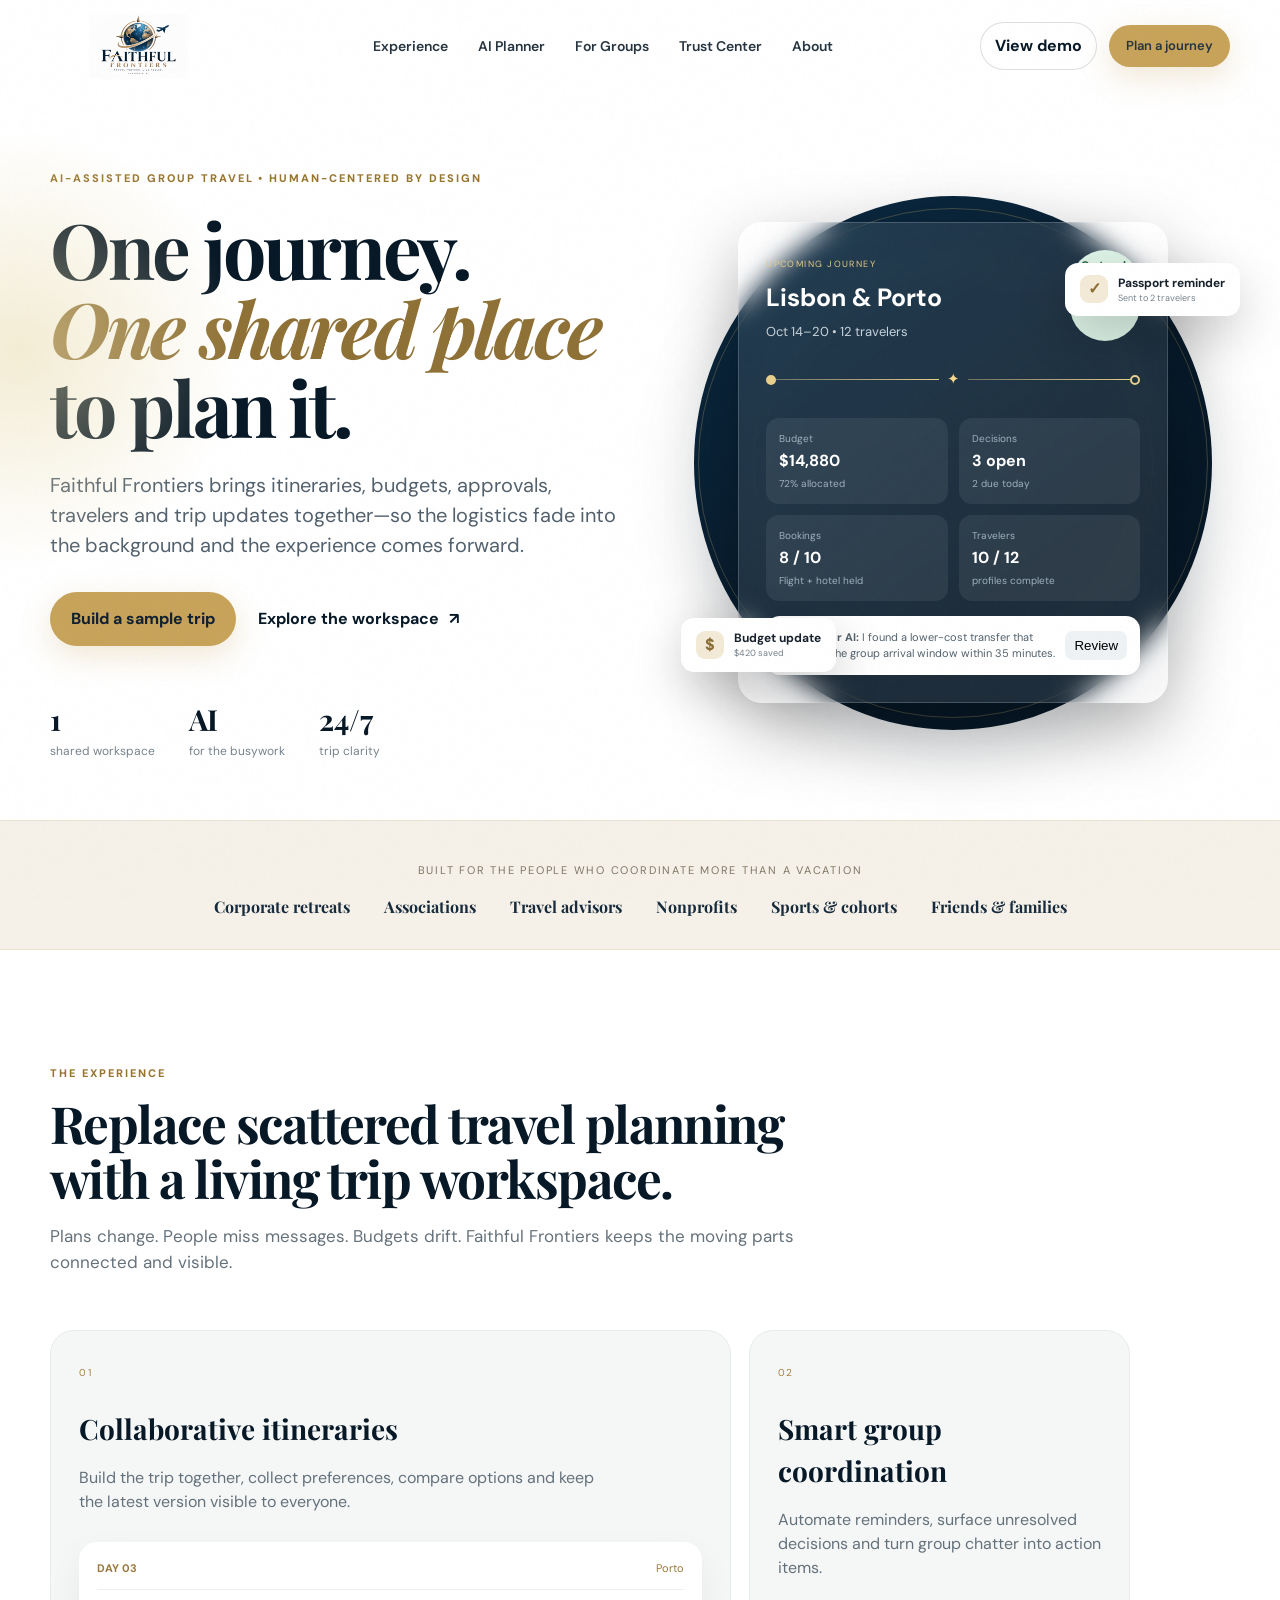
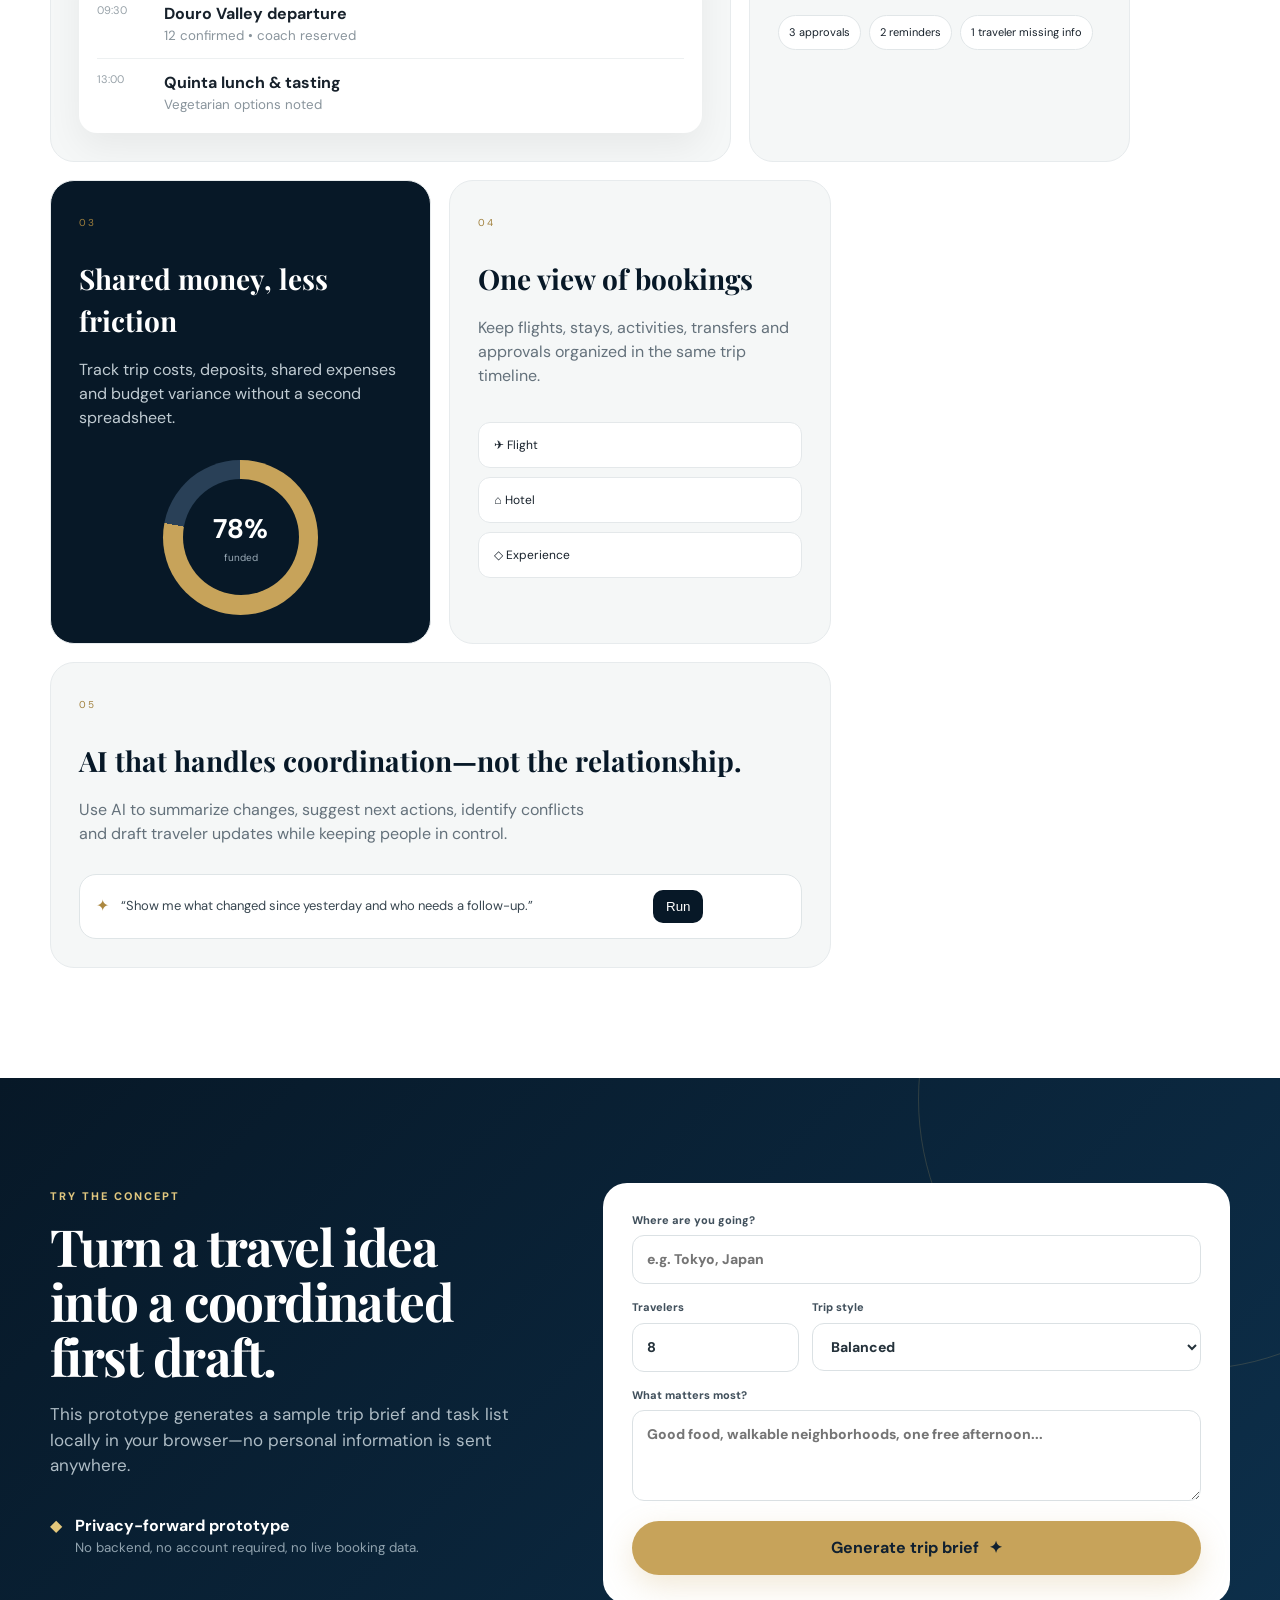
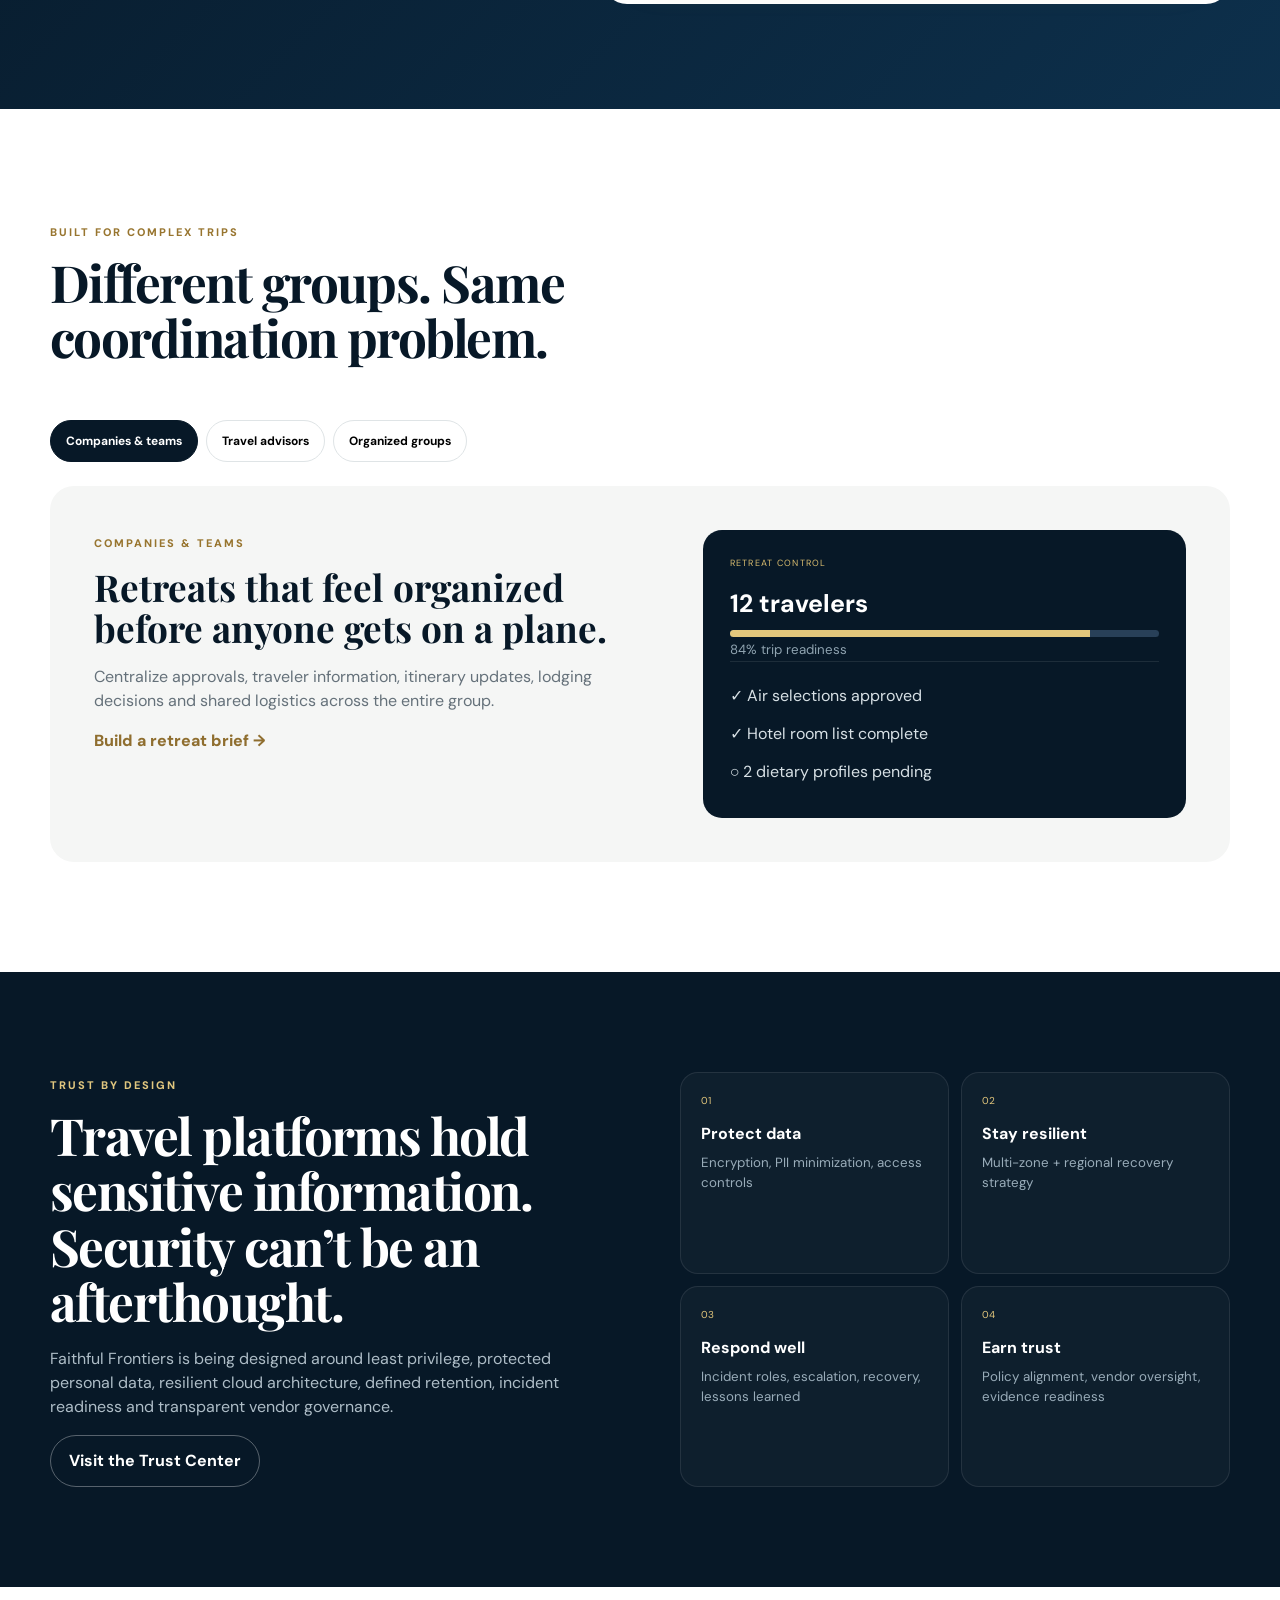
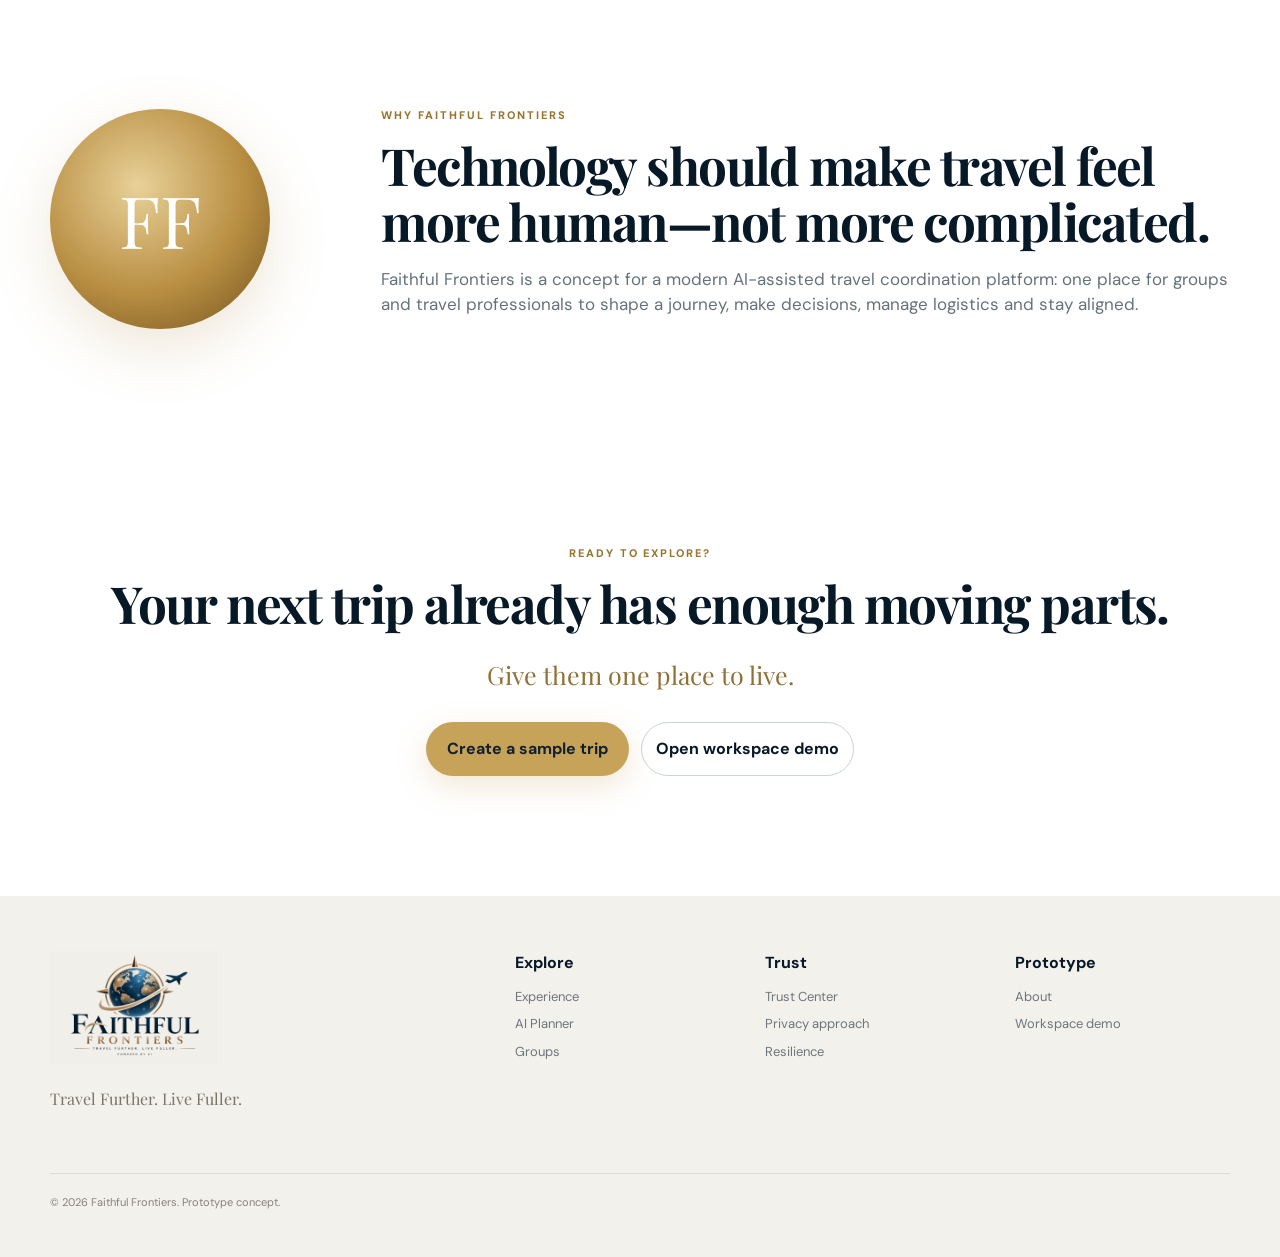
<file: index.html>
<!doctype html>
<html lang="en">
<head>
  <meta charset="utf-8" />
  <meta name="viewport" content="width=device-width,initial-scale=1" />
  <meta name="theme-color" content="#071827" />
  <meta name="description" content="Faithful Frontiers — AI-assisted travel planning, coordination, budgeting and group trip management." />
  <title>Faithful Frontiers | Travel Further. Live Fuller.</title>
  <link rel="preconnect" href="https://fonts.googleapis.com">
  <link rel="preconnect" href="https://fonts.gstatic.com" crossorigin>
  <link href="https://fonts.googleapis.com/css2?family=DM+Sans:wght@400;500;600;700&family=Playfair+Display:wght@600;700&display=swap" rel="stylesheet">
  <link rel="stylesheet" href="styles.css" />
</head>
<body>
  <div class="noise"></div>
  <header class="site-header">
    <a class="brand" href="#top" aria-label="Faithful Frontiers home">
      <img src="faithful-frontiers-logo.png" alt="Faithful Frontiers logo" />
    </a>
    <nav class="nav" aria-label="Primary navigation">
      <a href="#experience">Experience</a>
      <a href="#planner">AI Planner</a>
      <a href="#groups">For Groups</a>
      <a href="trust.html">Trust Center</a>
      <a href="#about">About</a>
    </nav>
    <div class="nav-actions">
      <button class="ghost-btn" data-open-demo>View demo</button>
      <a class="primary-btn small" href="#planner">Plan a journey</a>
    </div>
    <button class="menu-toggle" aria-label="Open menu" aria-expanded="false">☰</button>
  </header>

  <main id="top">
    <section class="hero section-shell">
      <div class="hero-copy">
        <span class="eyebrow">AI-assisted group travel • Human-centered by design</span>
        <h1>One journey.<br><em>One shared place</em> to plan it.</h1>
        <p class="lede">Faithful Frontiers brings itineraries, budgets, approvals, travelers and trip updates together—so the logistics fade into the background and the experience comes forward.</p>
        <div class="hero-actions">
          <a class="primary-btn" href="#planner">Build a sample trip</a>
          <button class="text-btn" data-open-demo>Explore the workspace <span>↗</span></button>
        </div>
        <div class="proof-row">
          <div><strong>1</strong><span>shared workspace</span></div>
          <div><strong>AI</strong><span>for the busywork</span></div>
          <div><strong>24/7</strong><span>trip clarity</span></div>
        </div>
      </div>
      <div class="hero-visual" aria-label="Trip workspace preview">
        <div class="orbit orbit-1"></div><div class="orbit orbit-2"></div>
        <div class="trip-card glass">
          <div class="trip-card-top">
            <div>
              <span class="mini-label">UPCOMING JOURNEY</span>
              <h3>Lisbon & Porto</h3>
              <p>Oct 14–20 • 12 travelers</p>
            </div>
            <div class="status-pill">On track</div>
          </div>
          <div class="route-line">
            <span class="route-dot active"></span><span class="route-track"></span><span class="plane">✦</span><span class="route-track"></span><span class="route-dot"></span>
          </div>
          <div class="mini-grid">
            <div><span>Budget</span><b>$14,880</b><small>72% allocated</small></div>
            <div><span>Decisions</span><b>3 open</b><small>2 due today</small></div>
            <div><span>Bookings</span><b>8 / 10</b><small>Flight + hotel held</small></div>
            <div><span>Travelers</span><b>10 / 12</b><small>profiles complete</small></div>
          </div>
          <div class="assistant-note">
            <span class="ai-dot"></span>
            <p><b>Frontier AI:</b> I found a lower-cost transfer that keeps the group arrival window within 35 minutes.</p>
            <button>Review</button>
          </div>
        </div>
        <div class="floating-card float-a"><span>✓</span><div><b>Passport reminder</b><small>Sent to 2 travelers</small></div></div>
        <div class="floating-card float-b"><span>$</span><div><b>Budget update</b><small>$420 saved</small></div></div>
      </div>
    </section>

    <section class="logo-band">
      <p>Built for the people who coordinate more than a vacation</p>
      <div class="audiences"><span>Corporate retreats</span><span>Associations</span><span>Travel advisors</span><span>Nonprofits</span><span>Sports & cohorts</span><span>Friends & families</span></div>
    </section>

    <section id="experience" class="section-shell feature-section">
      <div class="section-heading">
        <span class="eyebrow">The experience</span>
        <h2>Replace scattered travel planning with a living trip workspace.</h2>
        <p>Plans change. People miss messages. Budgets drift. Faithful Frontiers keeps the moving parts connected and visible.</p>
      </div>
      <div class="feature-grid">
        <article class="feature-card feature-large">
          <span class="number">01</span>
          <h3>Collaborative itineraries</h3>
          <p>Build the trip together, collect preferences, compare options and keep the latest version visible to everyone.</p>
          <div class="mock-itinerary">
            <div class="day"><b>DAY 03</b><span>Porto</span></div>
            <div class="event"><i>09:30</i><div><b>Douro Valley departure</b><small>12 confirmed • coach reserved</small></div></div>
            <div class="event"><i>13:00</i><div><b>Quinta lunch & tasting</b><small>Vegetarian options noted</small></div></div>
          </div>
        </article>
        <article class="feature-card">
          <span class="number">02</span>
          <h3>Smart group coordination</h3>
          <p>Automate reminders, surface unresolved decisions and turn group chatter into action items.</p>
          <div class="chips"><span>3 approvals</span><span>2 reminders</span><span>1 traveler missing info</span></div>
        </article>
        <article class="feature-card dark-card">
          <span class="number">03</span>
          <h3>Shared money, less friction</h3>
          <p>Track trip costs, deposits, shared expenses and budget variance without a second spreadsheet.</p>
          <div class="budget-ring"><div><b>78%</b><span>funded</span></div></div>
        </article>
        <article class="feature-card">
          <span class="number">04</span>
          <h3>One view of bookings</h3>
          <p>Keep flights, stays, activities, transfers and approvals organized in the same trip timeline.</p>
          <div class="booking-stack"><span>✈ Flight</span><span>⌂ Hotel</span><span>◇ Experience</span></div>
        </article>
        <article class="feature-card feature-wide">
          <span class="number">05</span>
          <h3>AI that handles coordination—not the relationship.</h3>
          <p>Use AI to summarize changes, suggest next actions, identify conflicts and draft traveler updates while keeping people in control.</p>
          <div class="ai-prompt"><span>✦</span><p>“Show me what changed since yesterday and who needs a follow-up.”</p><button>Run</button></div>
        </article>
      </div>
    </section>

    <section id="planner" class="planner-wrap">
      <div class="section-shell planner-grid">
        <div class="planner-copy">
          <span class="eyebrow light">Try the concept</span>
          <h2>Turn a travel idea into a coordinated first draft.</h2>
          <p>This prototype generates a sample trip brief and task list locally in your browser—no personal information is sent anywhere.</p>
          <div class="security-mini"><span>◆</span><div><b>Privacy-forward prototype</b><small>No backend, no account required, no live booking data.</small></div></div>
        </div>
        <form id="tripForm" class="planner-card">
          <label>Where are you going?<input id="destination" required placeholder="e.g. Tokyo, Japan" /></label>
          <div class="form-row">
            <label>Travelers<input id="travelers" type="number" min="1" max="250" value="8" /></label>
            <label>Trip style<select id="style"><option>Balanced</option><option>Food & culture</option><option>Adventure</option><option>Luxury</option><option>Work retreat</option></select></label>
          </div>
          <label>What matters most?<textarea id="priorities" rows="3" placeholder="Good food, walkable neighborhoods, one free afternoon..."></textarea></label>
          <button class="primary-btn full" type="submit">Generate trip brief <span>✦</span></button>
          <div id="plannerResult" class="planner-result" hidden></div>
        </form>
      </div>
    </section>

    <section id="groups" class="section-shell group-section">
      <div class="section-heading narrow">
        <span class="eyebrow">Built for complex trips</span>
        <h2>Different groups. Same coordination problem.</h2>
      </div>
      <div class="group-tabs" role="tablist">
        <button class="group-tab active" data-group="teams">Companies & teams</button>
        <button class="group-tab" data-group="advisors">Travel advisors</button>
        <button class="group-tab" data-group="organized">Organized groups</button>
      </div>
      <div id="groupPanel" class="group-panel">
        <div><span class="eyebrow">COMPANIES & TEAMS</span><h3>Retreats that feel organized before anyone gets on a plane.</h3><p>Centralize approvals, traveler information, itinerary updates, lodging decisions and shared logistics across the entire group.</p><a href="#planner">Build a retreat brief →</a></div>
        <div class="panel-visual"><span class="panel-kicker">RETREAT CONTROL</span><b>12 travelers</b><div class="progress"><i style="width:84%"></i></div><small>84% trip readiness</small><ul><li>✓ Air selections approved</li><li>✓ Hotel room list complete</li><li>○ 2 dietary profiles pending</li></ul></div>
      </div>
    </section>

    <section class="trust-preview">
      <div class="section-shell trust-grid">
        <div>
          <span class="eyebrow light">Trust by design</span>
          <h2>Travel platforms hold sensitive information. Security can’t be an afterthought.</h2>
          <p>Faithful Frontiers is being designed around least privilege, protected personal data, resilient cloud architecture, defined retention, incident readiness and transparent vendor governance.</p>
          <a class="outline-btn" href="trust.html">Visit the Trust Center</a>
        </div>
        <div class="trust-pillars">
          <div><span>01</span><b>Protect data</b><small>Encryption, PII minimization, access controls</small></div>
          <div><span>02</span><b>Stay resilient</b><small>Multi-zone + regional recovery strategy</small></div>
          <div><span>03</span><b>Respond well</b><small>Incident roles, escalation, recovery, lessons learned</small></div>
          <div><span>04</span><b>Earn trust</b><small>Policy alignment, vendor oversight, evidence readiness</small></div>
        </div>
      </div>
    </section>

    <section id="about" class="section-shell about-section">
      <div class="about-mark">FF</div>
      <div class="about-copy">
        <span class="eyebrow">Why Faithful Frontiers</span>
        <h2>Technology should make travel feel more human—not more complicated.</h2>
        <p>Faithful Frontiers is a concept for a modern AI-assisted travel coordination platform: one place for groups and travel professionals to shape a journey, make decisions, manage logistics and stay aligned.</p>
      </div>
    </section>

    <section class="cta section-shell">
      <span class="eyebrow">Ready to explore?</span>
      <h2>Your next trip already has enough moving parts.</h2>
      <p>Give them one place to live.</p>
      <div><a class="primary-btn" href="#planner">Create a sample trip</a><button class="ghost-btn dark" data-open-demo>Open workspace demo</button></div>
    </section>
  </main>

  <footer>
    <div class="footer-brand"><img src="faithful-frontiers-logo.png" alt="Faithful Frontiers"/><p>Travel Further. Live Fuller.</p></div>
    <div><b>Explore</b><a href="#experience">Experience</a><a href="#planner">AI Planner</a><a href="#groups">Groups</a></div>
    <div><b>Trust</b><a href="trust.html">Trust Center</a><a href="trust.html#privacy">Privacy approach</a><a href="trust.html#resilience">Resilience</a></div>
    <div><b>Prototype</b><a href="#about">About</a><button data-open-demo>Workspace demo</button></div>
    <p class="copyright">© 2026 Faithful Frontiers. Prototype concept.</p>
  </footer>

  <dialog id="demoDialog" class="demo-dialog">
    <button class="dialog-close" aria-label="Close demo">×</button>
    <div class="demo-shell">
      <aside>
        <div class="demo-logo">FF</div>
        <button class="active">Overview</button><button>Itinerary</button><button>Travelers</button><button>Budget</button><button>Bookings</button><button>Decisions</button>
        <span>Workspace demo</span>
      </aside>
      <section>
        <div class="demo-top"><div><small>PORTUGAL TEAM RETREAT</small><h2>Good morning, Alex.</h2></div><span class="status-pill">Trip health: 86%</span></div>
        <div class="demo-stats"><div><span>Travelers ready</span><b>10 / 12</b></div><div><span>Budget committed</span><b>$14.8K</b></div><div><span>Open decisions</span><b>3</b></div><div><span>Days to departure</span><b>32</b></div></div>
        <div class="demo-content">
          <div class="demo-main-card"><div class="card-head"><h3>Next actions</h3><button>View all</button></div><ul><li><span class="task-icon">1</span><div><b>Confirm airport transfer option</b><small>Decision • due today</small></div><em>→</em></li><li><span class="task-icon">2</span><div><b>Collect 2 missing traveler profiles</b><small>Traveler info • due tomorrow</small></div><em>→</em></li><li><span class="task-icon">3</span><div><b>Release unused hotel rooms</b><small>Booking • due Sep 18</small></div><em>→</em></li></ul></div>
          <div class="demo-ai"><span>✦ FRONTIER AI</span><p>I summarized 17 updates from the last 24 hours. Two require your attention.</p><button id="demoAiBtn">Show me</button><div id="demoAiResult" hidden><b>Priority:</b> hotel cutoff moved forward by 24 hours. <b>Decision:</b> choose airport transfer A or B.</div></div>
        </div>
      </section>
    </div>
  </dialog>

  <script src="script.js"></script>
</body>
</html>
</file>
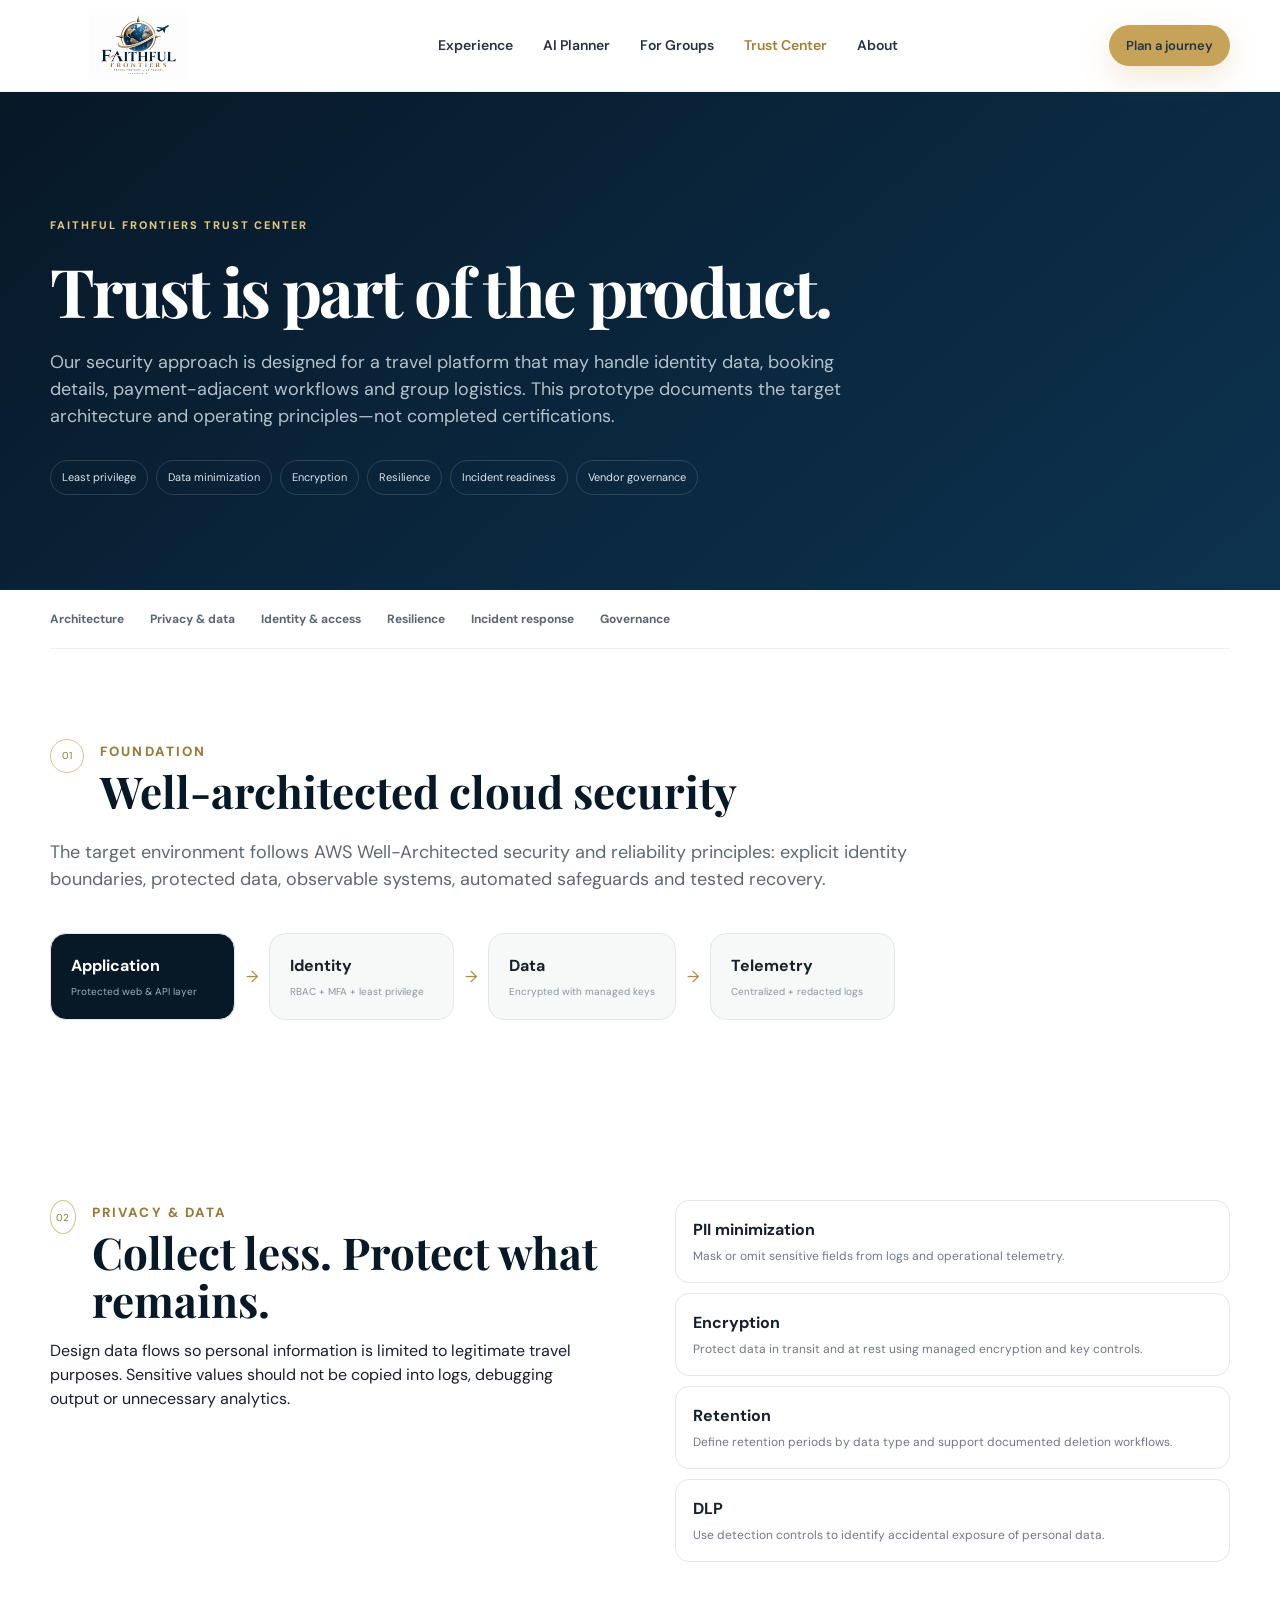
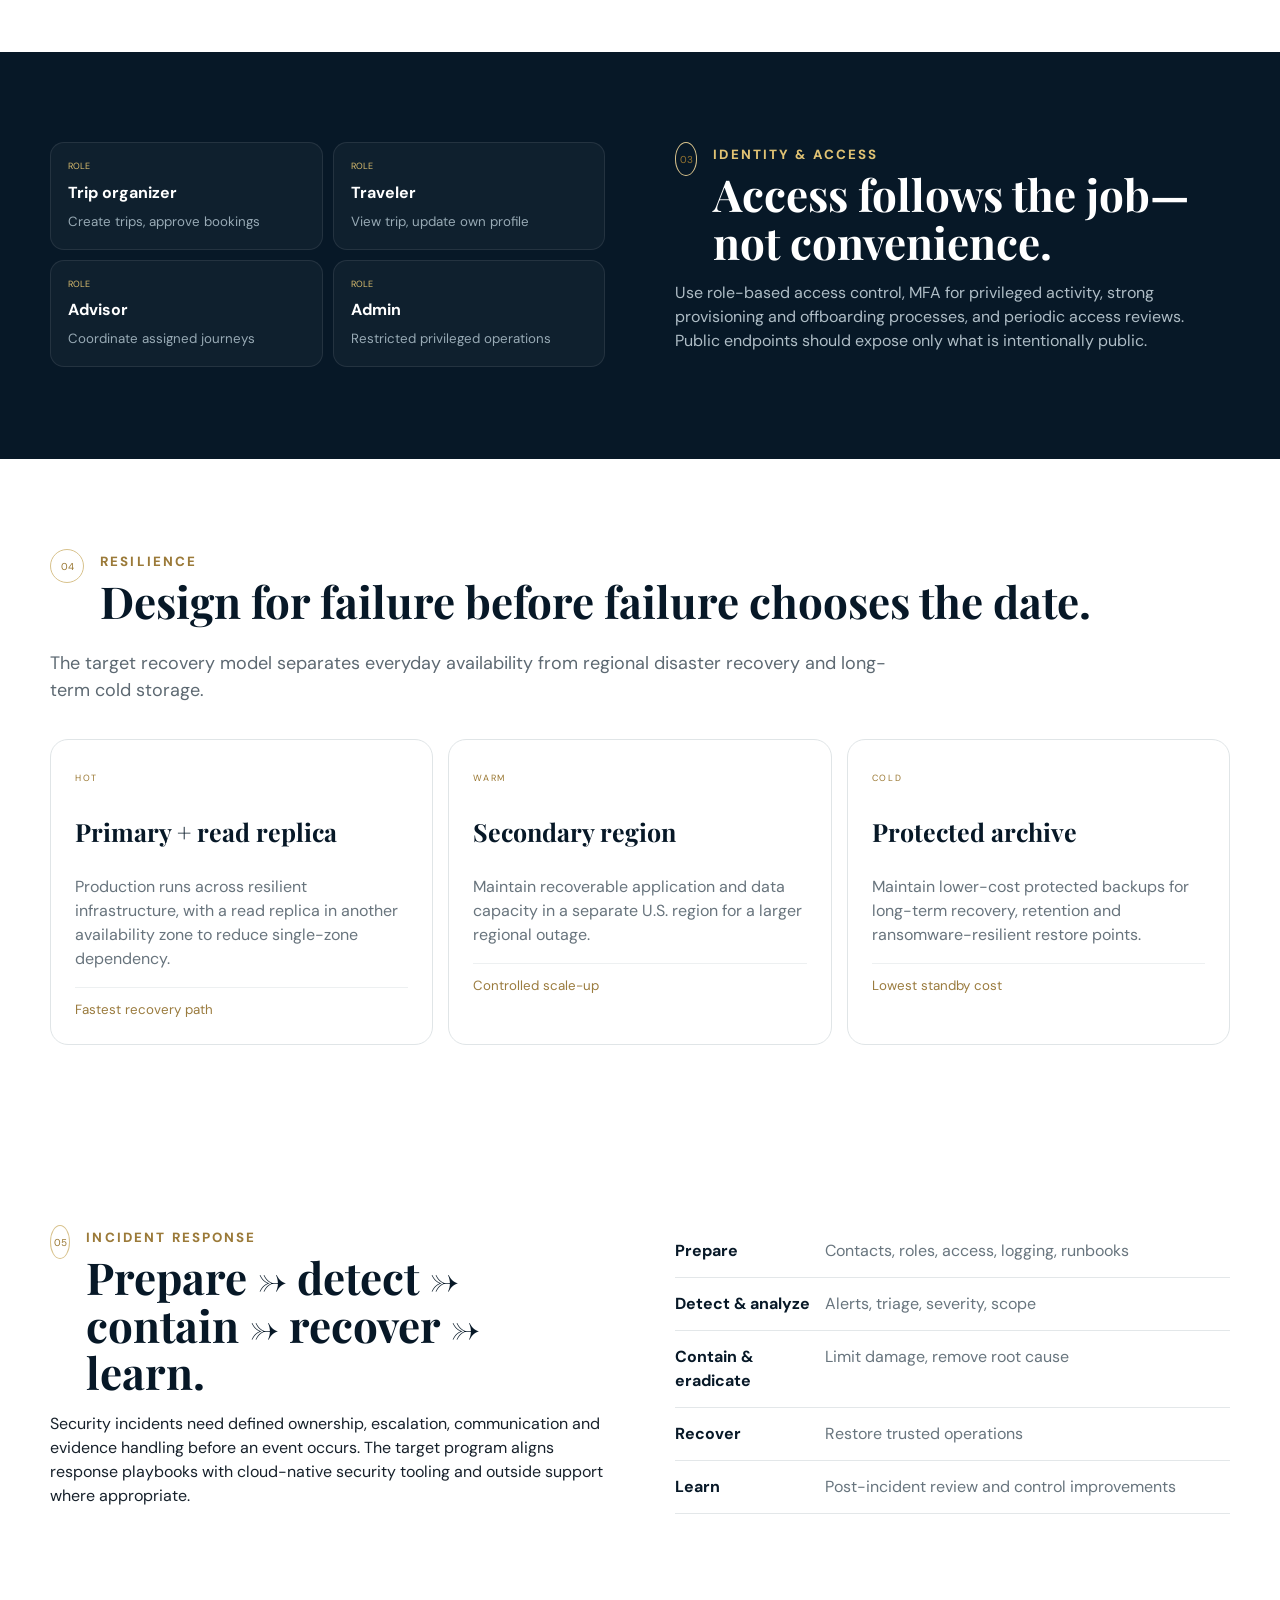
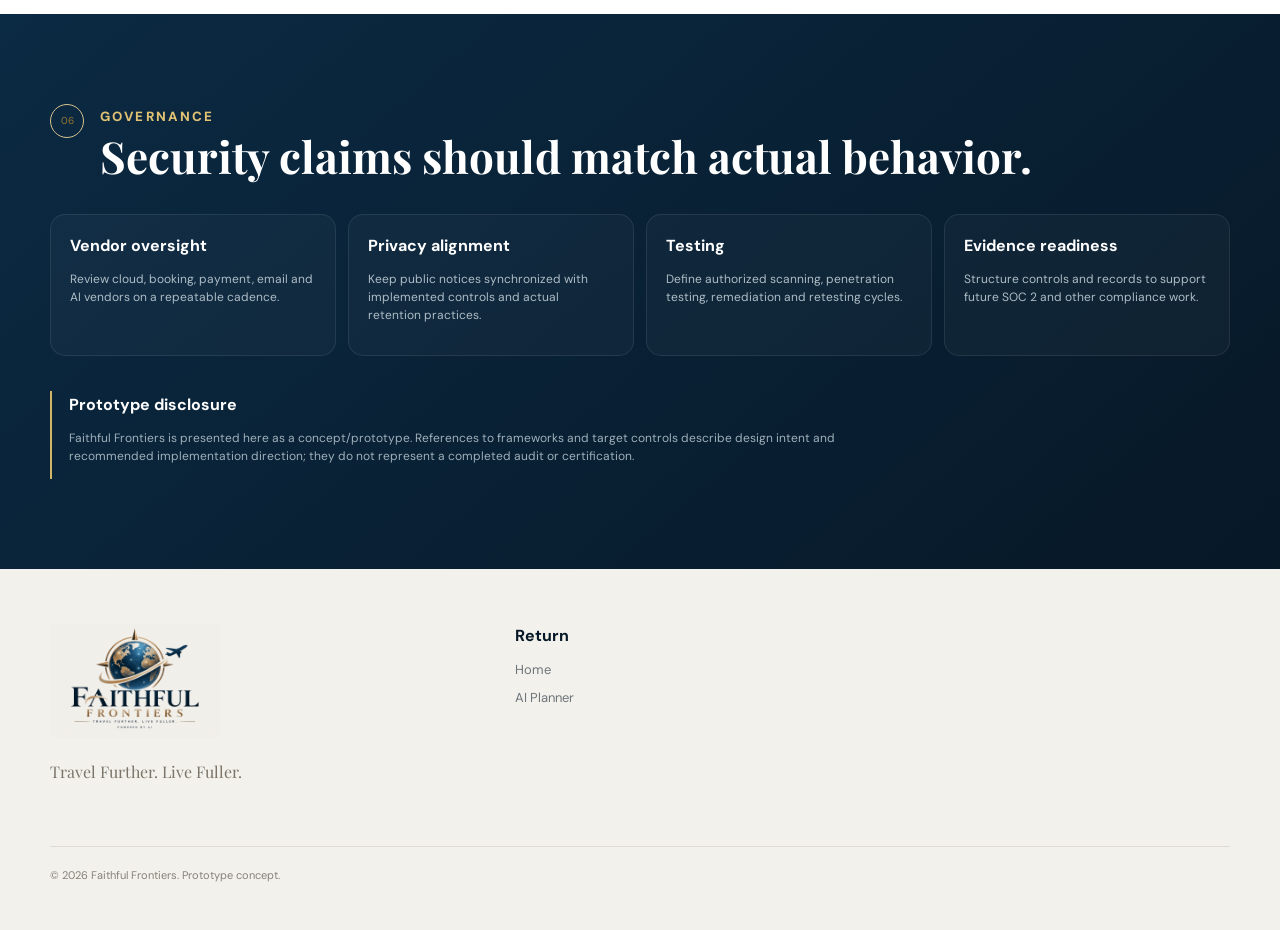
<file: trust.html>
<!doctype html>
<html lang="en">
<head>
  <meta charset="utf-8"/><meta name="viewport" content="width=device-width,initial-scale=1"/>
  <meta name="theme-color" content="#071827"/>
  <title>Trust Center | Faithful Frontiers</title>
  <link rel="preconnect" href="https://fonts.googleapis.com"><link rel="preconnect" href="https://fonts.gstatic.com" crossorigin>
  <link href="https://fonts.googleapis.com/css2?family=DM+Sans:wght@400;500;600;700&family=Playfair+Display:wght@600;700&display=swap" rel="stylesheet">
  <link rel="stylesheet" href="styles.css"/>
</head>
<body class="trust-page">
  <header class="site-header solid">
    <a class="brand" href="index.html"><img src="faithful-frontiers-logo.png" alt="Faithful Frontiers"/></a>
    <nav class="nav"><a href="index.html#experience">Experience</a><a href="index.html#planner">AI Planner</a><a href="index.html#groups">For Groups</a><a class="active-link" href="trust.html">Trust Center</a><a href="index.html#about">About</a></nav>
    <div class="nav-actions"><a class="primary-btn small" href="index.html#planner">Plan a journey</a></div>
  </header>
  <main>
    <section class="trust-hero section-shell">
      <span class="eyebrow light">FAITHFUL FRONTIERS TRUST CENTER</span>
      <h1>Trust is part of the product.</h1>
      <p>Our security approach is designed for a travel platform that may handle identity data, booking details, payment-adjacent workflows and group logistics. This prototype documents the target architecture and operating principles—not completed certifications.</p>
      <div class="trust-badges"><span>Least privilege</span><span>Data minimization</span><span>Encryption</span><span>Resilience</span><span>Incident readiness</span><span>Vendor governance</span></div>
    </section>

    <section class="section-shell trust-nav"><a href="#architecture">Architecture</a><a href="#privacy">Privacy & data</a><a href="#identity">Identity & access</a><a href="#resilience">Resilience</a><a href="#incident">Incident response</a><a href="#governance">Governance</a></section>

    <section id="architecture" class="section-shell trust-block">
      <div class="trust-title"><span>01</span><div><small>FOUNDATION</small><h2>Well-architected cloud security</h2></div></div>
      <p class="trust-lede">The target environment follows AWS Well-Architected security and reliability principles: explicit identity boundaries, protected data, observable systems, automated safeguards and tested recovery.</p>
      <div class="architecture-map">
        <div class="arch-node primary"><b>Application</b><small>Protected web & API layer</small></div>
        <span class="arrow">→</span><div class="arch-node"><b>Identity</b><small>RBAC + MFA + least privilege</small></div>
        <span class="arrow">→</span><div class="arch-node"><b>Data</b><small>Encrypted with managed keys</small></div>
        <span class="arrow">→</span><div class="arch-node"><b>Telemetry</b><small>Centralized + redacted logs</small></div>
      </div>
    </section>

    <section id="privacy" class="section-shell trust-block two-col">
      <div><div class="trust-title"><span>02</span><div><small>PRIVACY & DATA</small><h2>Collect less. Protect what remains.</h2></div></div><p>Design data flows so personal information is limited to legitimate travel purposes. Sensitive values should not be copied into logs, debugging output or unnecessary analytics.</p></div>
      <div class="control-list"><div><b>PII minimization</b><span>Mask or omit sensitive fields from logs and operational telemetry.</span></div><div><b>Encryption</b><span>Protect data in transit and at rest using managed encryption and key controls.</span></div><div><b>Retention</b><span>Define retention periods by data type and support documented deletion workflows.</span></div><div><b>DLP</b><span>Use detection controls to identify accidental exposure of personal data.</span></div></div>
    </section>

    <section id="identity" class="trust-dark"><div class="section-shell trust-block two-col reverse"><div class="identity-card"><div><span>ROLE</span><b>Trip organizer</b><small>Create trips, approve bookings</small></div><div><span>ROLE</span><b>Traveler</b><small>View trip, update own profile</small></div><div><span>ROLE</span><b>Advisor</b><small>Coordinate assigned journeys</small></div><div><span>ROLE</span><b>Admin</b><small>Restricted privileged operations</small></div></div><div><div class="trust-title light-title"><span>03</span><div><small>IDENTITY & ACCESS</small><h2>Access follows the job—not convenience.</h2></div></div><p>Use role-based access control, MFA for privileged activity, strong provisioning and offboarding processes, and periodic access reviews. Public endpoints should expose only what is intentionally public.</p></div></div></section>

    <section id="resilience" class="section-shell trust-block">
      <div class="trust-title"><span>04</span><div><small>RESILIENCE</small><h2>Design for failure before failure chooses the date.</h2></div></div>
      <p class="trust-lede">The target recovery model separates everyday availability from regional disaster recovery and long-term cold storage.</p>
      <div class="resilience-grid"><div class="res-card"><span>HOT</span><h3>Primary + read replica</h3><p>Production runs across resilient infrastructure, with a read replica in another availability zone to reduce single-zone dependency.</p><small>Fastest recovery path</small></div><div class="res-card"><span>WARM</span><h3>Secondary region</h3><p>Maintain recoverable application and data capacity in a separate U.S. region for a larger regional outage.</p><small>Controlled scale-up</small></div><div class="res-card"><span>COLD</span><h3>Protected archive</h3><p>Maintain lower-cost protected backups for long-term recovery, retention and ransomware-resilient restore points.</p><small>Lowest standby cost</small></div></div>
    </section>

    <section id="incident" class="section-shell trust-block two-col"><div><div class="trust-title"><span>05</span><div><small>INCIDENT RESPONSE</small><h2>Prepare → detect → contain → recover → learn.</h2></div></div><p>Security incidents need defined ownership, escalation, communication and evidence handling before an event occurs. The target program aligns response playbooks with cloud-native security tooling and outside support where appropriate.</p></div><ol class="response-steps"><li><b>Prepare</b><span>Contacts, roles, access, logging, runbooks</span></li><li><b>Detect & analyze</b><span>Alerts, triage, severity, scope</span></li><li><b>Contain & eradicate</b><span>Limit damage, remove root cause</span></li><li><b>Recover</b><span>Restore trusted operations</span></li><li><b>Learn</b><span>Post-incident review and control improvements</span></li></ol></section>

    <section id="governance" class="trust-governance"><div class="section-shell trust-block"><div class="trust-title light-title"><span>06</span><div><small>GOVERNANCE</small><h2>Security claims should match actual behavior.</h2></div></div><div class="gov-grid"><div><b>Vendor oversight</b><p>Review cloud, booking, payment, email and AI vendors on a repeatable cadence.</p></div><div><b>Privacy alignment</b><p>Keep public notices synchronized with implemented controls and actual retention practices.</p></div><div><b>Testing</b><p>Define authorized scanning, penetration testing, remediation and retesting cycles.</p></div><div><b>Evidence readiness</b><p>Structure controls and records to support future SOC 2 and other compliance work.</p></div></div><div class="prototype-note"><b>Prototype disclosure</b><p>Faithful Frontiers is presented here as a concept/prototype. References to frameworks and target controls describe design intent and recommended implementation direction; they do not represent a completed audit or certification.</p></div></div></section>
  </main>
  <footer><div class="footer-brand"><img src="faithful-frontiers-logo.png" alt="Faithful Frontiers"/><p>Travel Further. Live Fuller.</p></div><div><b>Return</b><a href="index.html">Home</a><a href="index.html#planner">AI Planner</a></div><p class="copyright">© 2026 Faithful Frontiers. Prototype concept.</p></footer>
  <script src="script.js"></script>
</body>
</html>
</file>
<file: styles.css>
:root{--navy:#071827;--navy2:#0b253b;--navy3:#102f49;--gold:#c7a35a;--gold2:#e3c77c;--cream:#f5f1e8;--white:#fff;--ink:#17212b;--muted:#68737e;--line:#dfe4e7;--card:#f7f8f8;--shadow:0 24px 70px rgba(7,24,39,.13)}*{box-sizing:border-box}html{scroll-behavior:smooth}body{margin:0;font-family:'DM Sans',sans-serif;color:var(--ink);background:#fff;line-height:1.5}body:has(dialog[open]){overflow:hidden}.noise{position:fixed;inset:0;pointer-events:none;z-index:100;opacity:.025;background-image:url("data:image/svg+xml,%3Csvg viewBox='0 0 180 180' xmlns='http://www.w3.org/2000/svg'%3E%3Cfilter id='n'%3E%3CfeTurbulence type='fractalNoise' baseFrequency='.9' numOctaves='3' stitchTiles='stitch'/%3E%3C/filter%3E%3Crect width='100%25' height='100%25' filter='url(%23n)' opacity='.5'/%3E%3C/svg%3E")}.section-shell{width:min(1180px,calc(100% - 44px));margin:auto}.site-header{height:92px;display:flex;align-items:center;justify-content:space-between;padding:0 max(22px,calc((100vw - 1180px)/2));position:absolute;width:100%;z-index:20;top:0}.site-header.solid{position:relative;background:#fff;border-bottom:1px solid #edf0f2}.brand{width:176px;height:66px;display:flex;align-items:center;overflow:hidden}.brand img{width:100%;height:100%;object-fit:contain;mix-blend-mode:multiply}.nav{display:flex;gap:30px;align-items:center}.nav a,.nav-actions a{text-decoration:none;color:#263440;font-weight:600;font-size:14px}.nav a:hover,.active-link{color:#a27f37!important}.nav-actions{display:flex;gap:12px;align-items:center}.primary-btn,.ghost-btn,.outline-btn,.text-btn{border:0;cursor:pointer;font:inherit;text-decoration:none;display:inline-flex;align-items:center;justify-content:center;gap:10px;font-weight:700}.primary-btn{background:var(--gold);color:#102030;padding:15px 21px;border-radius:999px;box-shadow:0 10px 30px rgba(199,163,90,.25)}.primary-btn:hover{transform:translateY(-1px);background:var(--gold2)}.primary-btn.small{padding:11px 17px;font-size:13px}.primary-btn.full{width:100%}.ghost-btn{background:rgba(255,255,255,.7);color:var(--navy);padding:11px 14px;border:1px solid rgba(9,34,54,.14);border-radius:999px}.ghost-btn.dark{background:transparent;border-color:#cbd3d8}.text-btn{background:none;color:var(--navy);padding:10px 0}.outline-btn{color:#fff;border:1px solid rgba(255,255,255,.32);border-radius:999px;padding:13px 18px}.menu-toggle{display:none}.eyebrow{display:inline-block;text-transform:uppercase;letter-spacing:.18em;font-size:11px;font-weight:800;color:#98752f}.eyebrow.light{color:#e1c77f}.hero{min-height:820px;display:grid;grid-template-columns:1.02fr .98fr;align-items:center;padding-top:105px;gap:50px;position:relative}.hero:before{content:"";position:absolute;width:460px;height:460px;border-radius:50%;background:radial-gradient(circle,#e9dcae88,transparent 67%);left:-260px;top:120px}.hero h1,.trust-hero h1{font-family:'Playfair Display',serif;font-size:clamp(54px,6vw,82px);line-height:1.03;letter-spacing:-.04em;color:var(--navy);margin:20px 0 24px}.hero h1 em{font-style:italic;color:#8f7136}.lede{font-size:20px;color:#53616d;max-width:640px}.hero-actions{display:flex;gap:22px;align-items:center;margin-top:32px}.proof-row{display:flex;gap:34px;margin-top:52px}.proof-row div{display:flex;flex-direction:column}.proof-row strong{font-family:'Playfair Display',serif;font-size:29px;color:var(--navy)}.proof-row span{font-size:12px;color:#78838c}.hero-visual{height:570px;position:relative;display:grid;place-items:center}.hero-visual:before{content:"";position:absolute;inset:18px;border-radius:50%;background:linear-gradient(145deg,#0b2b44,#071827 68%);box-shadow:var(--shadow)}.orbit{position:absolute;border:1px solid rgba(210,182,111,.28);border-radius:50%;z-index:1}.orbit-1{width:510px;height:510px}.orbit-2{width:400px;height:400px}.trip-card{width:430px;z-index:2;color:#fff;padding:27px;border:1px solid rgba(255,255,255,.18);border-radius:24px;background:rgba(255,255,255,.095);backdrop-filter:blur(12px);box-shadow:0 25px 70px rgba(0,0,0,.27)}.trip-card-top{display:flex;justify-content:space-between;gap:20px}.trip-card h3{font-size:25px;margin:5px 0}.trip-card p{margin:0;color:#c8d4dc;font-size:13px}.mini-label{font-size:9px;letter-spacing:.16em;color:#e4cb86}.status-pill{background:#dff4e8;color:#236343;padding:7px 11px;border-radius:999px;font-size:11px;font-weight:800;white-space:nowrap}.route-line{display:flex;align-items:center;margin:27px 0}.route-dot{width:10px;height:10px;border-radius:50%;border:2px solid #e7cf8d}.route-dot.active{background:#e7cf8d}.route-track{height:1px;background:linear-gradient(90deg,#e7cf8d66,#e7cf8d);flex:1}.plane{font-size:15px;color:#f4d98f;margin:0 8px}.mini-grid{display:grid;grid-template-columns:1fr 1fr;gap:11px}.mini-grid>div{background:rgba(255,255,255,.07);border-radius:13px;padding:13px}.mini-grid span,.mini-grid small{display:block;color:#9fb1be;font-size:10px}.mini-grid b{display:block;margin:3px 0}.assistant-note{margin-top:15px;background:#fff;color:#25313b;border-radius:14px;padding:13px;display:grid;grid-template-columns:auto 1fr auto;gap:10px;align-items:center}.assistant-note p{color:#52616c;font-size:11px}.assistant-note button{border:0;background:#eef2f4;border-radius:8px;padding:7px 9px}.ai-dot{width:8px;height:8px;background:var(--gold);border-radius:50%;box-shadow:0 0 0 5px #c7a35a25}.floating-card{position:absolute;z-index:4;background:#fff;box-shadow:0 18px 50px rgba(0,0,0,.2);padding:11px 15px;border-radius:13px;display:flex;gap:10px;align-items:center}.floating-card>span{width:28px;height:28px;border-radius:9px;background:#f2ead6;color:#8a6d35;display:grid;place-items:center;font-weight:800}.floating-card b,.floating-card small{display:block}.floating-card b{font-size:12px}.floating-card small{color:#76828b;font-size:9px}.float-a{top:85px;right:-10px}.float-b{bottom:76px;left:5px}.logo-band{background:var(--cream);padding:30px 20px;text-align:center;border-block:1px solid #e9e1d1}.logo-band p{font-size:11px;text-transform:uppercase;letter-spacing:.16em;color:#7f7666}.audiences{display:flex;flex-wrap:wrap;justify-content:center;gap:18px 34px;margin-top:16px;color:#172b3d;font-family:'Playfair Display',serif;font-weight:700}.feature-section{padding:110px 0}.section-heading{max-width:780px;margin-bottom:55px}.section-heading.narrow{max-width:650px}.section-heading h2,.planner-copy h2,.trust-grid h2,.about-copy h2,.cta h2{font-family:'Playfair Display',serif;font-size:clamp(38px,4vw,58px);line-height:1.08;letter-spacing:-.03em;color:var(--navy);margin:12px 0 18px}.section-heading p,.about-copy p{font-size:17px;color:#66727b}.feature-grid{display:grid;grid-template-columns:repeat(12,1fr);gap:18px}.feature-card{grid-column:span 4;min-height:340px;background:#f5f7f7;border:1px solid #e7ebed;border-radius:24px;padding:28px;position:relative;overflow:hidden}.feature-card.feature-large{grid-column:span 7;min-height:430px}.feature-card.dark-card{background:var(--navy);color:#fff}.feature-card.feature-wide{grid-column:span 8;min-height:300px}.feature-card .number{font-size:10px;letter-spacing:.16em;color:#a1803d}.feature-card h3{font-family:'Playfair Display',serif;font-size:28px;margin:25px 0 13px;color:var(--navy)}.feature-card.dark-card h3{color:#fff}.feature-card p{color:#64717b;max-width:520px}.dark-card p{color:#c1ccd3}.mock-itinerary{margin-top:28px;background:#fff;border-radius:18px;padding:18px;box-shadow:0 14px 35px rgba(0,0,0,.06)}.day{display:flex;justify-content:space-between;color:#9a7939;font-size:11px}.event{display:grid;grid-template-columns:55px 1fr;gap:12px;border-top:1px solid #edf0f1;margin-top:12px;padding-top:12px}.event i{font-style:normal;font-size:11px;color:#98a2a9}.event b,.event small{display:block}.event small{color:#89949c}.chips{display:flex;flex-wrap:wrap;gap:8px;margin-top:35px}.chips span{font-size:11px;background:#fff;border:1px solid #e1e6e8;padding:8px 10px;border-radius:999px}.budget-ring{width:155px;height:155px;border-radius:50%;margin:30px auto 0;background:conic-gradient(var(--gold) 0 78%,#294057 78%);display:grid;place-items:center}.budget-ring:before{content:"";width:116px;height:116px;border-radius:50%;background:var(--navy);position:absolute}.budget-ring div{z-index:1;text-align:center}.budget-ring b,.budget-ring span{display:block}.budget-ring b{font-size:27px}.budget-ring span{font-size:10px;color:#9babb7}.booking-stack{display:grid;gap:9px;margin-top:34px}.booking-stack span{background:#fff;border-radius:12px;padding:13px 15px;font-size:12px;border:1px solid #e4e8ea}.ai-prompt{display:flex;gap:12px;align-items:center;background:#fff;border:1px solid #dfe5e7;border-radius:17px;padding:15px 16px;margin-top:28px}.ai-prompt span{color:#ac8840}.ai-prompt p{margin:0;flex:1;font-size:13px;color:#384650}.ai-prompt button{border:0;background:var(--navy);color:#fff;padding:9px 13px;border-radius:10px}.planner-wrap{background:linear-gradient(135deg,#071827,#0d304c);padding:105px 0;position:relative;overflow:hidden}.planner-wrap:after{content:"";position:absolute;width:540px;height:540px;border:1px solid #d4b56a30;border-radius:50%;right:-180px;top:-250px}.planner-grid{display:grid;grid-template-columns:.85fr 1.15fr;gap:90px;align-items:start}.planner-copy h2{color:#fff}.planner-copy p{color:#aebcc5;font-size:17px}.security-mini{display:flex;gap:13px;color:#fff;margin-top:35px}.security-mini>span{color:var(--gold2)}.security-mini b,.security-mini small{display:block}.security-mini small{color:#91a3af}.planner-card{background:#fff;border-radius:24px;padding:29px;position:relative;z-index:2}.planner-card label{display:block;font-size:11px;font-weight:800;color:#41505c;margin-bottom:15px}.planner-card input,.planner-card select,.planner-card textarea{width:100%;margin-top:7px;border:1px solid #dbe1e4;border-radius:12px;padding:13px 14px;font:inherit;font-size:14px;color:#25323b;background:#fff}.form-row{display:grid;grid-template-columns:.6fr 1.4fr;gap:13px}.planner-result{margin-top:18px;background:#f3f5f5;border-radius:14px;padding:16px;font-size:13px}.planner-result h4{margin:0 0 9px;color:var(--navy)}.planner-result ul{margin:7px 0 0;padding-left:18px}.group-section{padding:110px 0}.group-tabs{display:flex;gap:8px;margin-bottom:24px;flex-wrap:wrap}.group-tab{border:1px solid #dfe4e6;background:#fff;border-radius:999px;padding:11px 15px;font:inherit;font-weight:700;font-size:12px;cursor:pointer}.group-tab.active{background:var(--navy);color:#fff;border-color:var(--navy)}.group-panel{display:grid;grid-template-columns:1fr .85fr;gap:40px;background:#f5f6f5;border-radius:24px;padding:44px}.group-panel h3{font-family:'Playfair Display',serif;font-size:37px;line-height:1.1;color:var(--navy);margin:13px 0}.group-panel p{color:#65717a}.group-panel a{color:#8f6e2f;text-decoration:none;font-weight:800}.panel-visual{background:var(--navy);color:#fff;padding:27px;border-radius:19px}.panel-kicker{display:block;color:#d9bc6f;letter-spacing:.14em;font-size:9px}.panel-visual>b{font-size:25px;display:block;margin:14px 0 8px}.progress{height:7px;border-radius:10px;background:#284058;overflow:hidden}.progress i{display:block;height:100%;background:var(--gold2)}.panel-visual small{color:#8fa3b0}.panel-visual ul{list-style:none;padding:15px 0 0;margin:0;border-top:1px solid #ffffff17}.panel-visual li{padding:7px 0;color:#d7e0e5}.trust-preview{background:var(--navy);padding:100px 0;color:#fff}.trust-grid{display:grid;grid-template-columns:1fr 1fr;gap:80px}.trust-grid h2{color:#fff}.trust-grid p{color:#aebdc7;font-size:16px}.trust-pillars{display:grid;grid-template-columns:1fr 1fr;gap:12px}.trust-pillars div{border:1px solid #ffffff17;background:#ffffff08;border-radius:18px;padding:20px}.trust-pillars span,.trust-pillars b,.trust-pillars small{display:block}.trust-pillars span{color:var(--gold2);font-size:10px}.trust-pillars b{margin:14px 0 7px}.trust-pillars small{color:#99acb9}.about-section{padding:115px 0;display:grid;grid-template-columns:.4fr 1.3fr;align-items:center;gap:70px}.about-mark{width:220px;height:220px;border-radius:50%;display:grid;place-items:center;background:radial-gradient(circle at 40% 35%,#e8d198,#b88e42 55%,#71511d);font-family:'Playfair Display',serif;color:#fff;font-size:72px;box-shadow:0 20px 60px #a9863d33}.cta{text-align:center;padding:90px 0 120px}.cta p{font-family:'Playfair Display',serif;font-size:25px;color:#8f7136}.cta>div{display:flex;justify-content:center;gap:12px;margin-top:28px}footer{background:#f3f1ec;padding:55px max(22px,calc((100vw - 1180px)/2)) 35px;display:grid;grid-template-columns:2fr repeat(3,1fr);gap:35px;position:relative}footer img{width:170px;mix-blend-mode:multiply}.footer-brand p{color:#7b7468;font-family:'Playfair Display',serif}footer b,footer a,footer button{display:block}footer b{margin-bottom:12px;color:var(--navy)}footer a,footer button{font:inherit;text-decoration:none;color:#6d757b;font-size:13px;margin:8px 0;background:none;border:0;padding:0;cursor:pointer}.copyright{grid-column:1/-1;border-top:1px solid #dedbd3;padding-top:20px;font-size:11px;color:#85807a}.demo-dialog{width:min(1180px,94vw);height:min(760px,90vh);padding:0;border:0;border-radius:24px;box-shadow:0 30px 100px #0006;overflow:hidden}.demo-dialog::backdrop{background:#04101acc;backdrop-filter:blur(6px)}.dialog-close{position:absolute;right:14px;top:10px;z-index:3;border:0;background:#fff;width:32px;height:32px;border-radius:50%;font-size:23px;cursor:pointer}.demo-shell{height:100%;display:grid;grid-template-columns:190px 1fr}.demo-shell aside{background:#071827;color:#fff;padding:24px 15px;display:flex;flex-direction:column}.demo-logo{font-family:'Playfair Display';font-size:30px;color:#e0c274;margin:5px 12px 28px}.demo-shell aside button{border:0;background:none;color:#94a8b5;text-align:left;padding:11px 13px;border-radius:9px;font:inherit;font-size:12px;cursor:pointer}.demo-shell aside button.active{background:#ffffff12;color:#fff}.demo-shell aside span{margin-top:auto;font-size:10px;color:#637986;padding:12px}.demo-shell>section{background:#f5f7f7;padding:37px;overflow:auto}.demo-top{display:flex;justify-content:space-between}.demo-top small{color:#9b7b3d;letter-spacing:.12em}.demo-top h2{font-family:'Playfair Display';font-size:34px;margin:4px 0 25px}.demo-stats{display:grid;grid-template-columns:repeat(4,1fr);gap:12px}.demo-stats div,.demo-main-card,.demo-ai{background:#fff;border:1px solid #e3e7e9;border-radius:16px;padding:18px}.demo-stats span,.demo-stats b{display:block}.demo-stats span{font-size:10px;color:#7e8991}.demo-stats b{font-size:20px;margin-top:5px}.demo-content{display:grid;grid-template-columns:1.6fr 1fr;gap:14px;margin-top:14px}.card-head{display:flex;justify-content:space-between}.card-head h3{margin:0}.card-head button{border:0;background:none;color:#9a7838}.demo-main-card ul{list-style:none;padding:0;margin:14px 0 0}.demo-main-card li{display:grid;grid-template-columns:auto 1fr auto;gap:12px;align-items:center;padding:13px 0;border-top:1px solid #edf0f2}.task-icon{width:28px;height:28px;border-radius:9px;background:#f3ead6;color:#8c6c31;display:grid;place-items:center}.demo-main-card b,.demo-main-card small{display:block}.demo-main-card small{color:#89949c}.demo-main-card em{font-style:normal}.demo-ai{background:linear-gradient(150deg,#0b2a43,#071827);color:#fff}.demo-ai>span{font-size:9px;color:#e0c274;letter-spacing:.12em}.demo-ai p{color:#c3d0d8}.demo-ai button{border:0;background:#d4b45f;color:#152434;padding:9px 12px;border-radius:10px;font-weight:700}.demo-ai div{margin-top:15px;border-top:1px solid #ffffff22;padding-top:15px;font-size:12px;color:#c7d3da}.trust-page{background:#fff}.trust-hero{background:linear-gradient(140deg,#071827,#0d3350);color:#fff;width:100%;max-width:none;padding:120px max(22px,calc((100vw - 1180px)/2)) 95px}.trust-hero h1{color:#fff;font-size:67px}.trust-hero p{max-width:830px;color:#b4c2cb;font-size:18px}.trust-badges{display:flex;flex-wrap:wrap;gap:8px;margin-top:30px}.trust-badges span{border:1px solid #ffffff24;border-radius:999px;padding:8px 11px;color:#dbe4e9;font-size:11px}.trust-nav{display:flex;gap:26px;padding:20px 0;border-bottom:1px solid #edf0f2;overflow:auto}.trust-nav a{color:#5a6770;text-decoration:none;font-size:12px;font-weight:700;white-space:nowrap}.trust-block{padding-top:90px;padding-bottom:90px}.trust-title{display:flex;gap:16px;align-items:flex-start}.trust-title>span{width:34px;height:34px;border:1px solid #d8c28c;border-radius:50%;display:grid;place-items:center;color:#987631;font-size:10px}.trust-title small{letter-spacing:.16em;font-weight:800;color:#9b7a39}.trust-title h2{font-family:'Playfair Display',serif;font-size:44px;line-height:1.08;margin:4px 0 0;color:var(--navy)}.trust-lede{max-width:860px;font-size:18px;color:#5d6972;margin:25px 0}.architecture-map{display:flex;align-items:center;gap:11px;margin-top:40px;overflow:auto}.arch-node{min-width:185px;border:1px solid #e2e7e8;border-radius:16px;padding:20px;background:#f7f8f8}.arch-node.primary{background:var(--navy);color:#fff}.arch-node b,.arch-node small{display:block}.arch-node small{font-size:10px;color:#89969e;margin-top:6px}.arch-node.primary small{color:#9db0bc}.arrow{color:#ad8a43}.two-col{display:grid;grid-template-columns:1fr 1fr;gap:70px;align-items:start}.control-list{display:grid;gap:10px}.control-list div{border:1px solid #e3e7e8;border-radius:14px;padding:17px}.control-list b,.control-list span{display:block}.control-list span{font-size:12px;color:#6d7982;margin-top:5px}.trust-dark{background:var(--navy);color:#fff}.light-title h2{color:#fff}.light-title small{color:#e0c273}.two-col.reverse{grid-template-columns:1fr 1fr}.identity-card{display:grid;grid-template-columns:1fr 1fr;gap:10px}.identity-card div{background:#ffffff09;border:1px solid #ffffff16;border-radius:14px;padding:17px}.identity-card span,.identity-card b,.identity-card small{display:block}.identity-card span{font-size:9px;color:#d9bc6e}.identity-card b{margin:7px 0}.identity-card small{color:#98aab5}.trust-dark p{color:#afbdc6}.resilience-grid{display:grid;grid-template-columns:repeat(3,1fr);gap:15px;margin-top:35px}.res-card{border:1px solid #e0e5e7;border-radius:18px;padding:24px}.res-card>span{font-size:9px;letter-spacing:.18em;color:#997630}.res-card h3{font-family:'Playfair Display',serif;color:var(--navy);font-size:25px}.res-card p{color:#68747d}.res-card small{display:block;border-top:1px solid #edf0f1;padding-top:12px;color:#9a7b3e}.response-steps{list-style:none;padding:0;margin:0;counter-reset:resp}.response-steps li{border-bottom:1px solid #e3e7e9;padding:14px 0;display:grid;grid-template-columns:150px 1fr}.response-steps b{color:var(--navy)}.response-steps span{color:#68757e}.trust-governance{background:linear-gradient(140deg,#0b2a43,#071827);color:#fff}.gov-grid{display:grid;grid-template-columns:repeat(4,1fr);gap:12px;margin-top:35px}.gov-grid div{border:1px solid #ffffff16;background:#ffffff08;border-radius:15px;padding:19px}.gov-grid p{font-size:12px;color:#aebdc6}.prototype-note{margin-top:35px;border-left:2px solid #d2b565;padding:2px 0 2px 17px}.prototype-note p{color:#9fb0ba;max-width:800px;font-size:12px}
@media(max-width:980px){.nav{display:none}.nav-actions .ghost-btn{display:none}.hero{grid-template-columns:1fr;padding-top:140px}.hero-copy{max-width:720px}.hero-visual{margin-top:-20px}.feature-card,.feature-card.feature-large,.feature-card.feature-wide{grid-column:span 6}.planner-grid,.trust-grid,.group-panel,.two-col,.two-col.reverse{grid-template-columns:1fr}.planner-grid{gap:45px}.about-section{grid-template-columns:1fr}.about-mark{width:140px;height:140px}.gov-grid{grid-template-columns:1fr 1fr}.demo-shell{grid-template-columns:140px 1fr}.demo-stats{grid-template-columns:1fr 1fr}.demo-content{grid-template-columns:1fr}}
@media(max-width:650px){.section-shell{width:min(100% - 28px,1180px)}.site-header{height:76px;padding:0 14px}.brand{width:145px}.nav-actions{display:none}.menu-toggle{display:block;border:0;background:none;font-size:22px}.hero{padding-top:100px;min-height:auto}.hero h1{font-size:48px}.lede{font-size:17px}.hero-actions,.proof-row{flex-wrap:wrap}.hero-visual{height:480px}.hero-visual:before{inset:15px}.trip-card{width:89%;padding:19px}.orbit-1{width:95%;height:95%}.orbit-2{width:76%;height:76%}.float-a{right:0;top:40px}.float-b{left:0;bottom:38px}.feature-section,.group-section{padding:75px 0}.feature-card,.feature-card.feature-large,.feature-card.feature-wide{grid-column:1/-1}.planner-wrap,.trust-preview{padding:75px 0}.form-row{grid-template-columns:1fr}.trust-pillars{grid-template-columns:1fr}.group-panel{padding:25px}.about-section{padding:80px 0;gap:35px}.cta{padding:70px 0 90px}.cta>div{flex-direction:column;align-items:center}footer{grid-template-columns:1fr 1fr}.footer-brand{grid-column:1/-1}.demo-shell{grid-template-columns:1fr}.demo-shell aside{display:none}.demo-shell>section{padding:22px}.demo-stats{grid-template-columns:1fr 1fr}.trust-hero{padding:105px 20px 70px}.trust-hero h1{font-size:48px}.trust-block{padding-top:65px;padding-bottom:65px}.architecture-map{align-items:stretch}.arrow{display:none}.architecture-map{display:grid;grid-template-columns:1fr 1fr}.resilience-grid,.gov-grid{grid-template-columns:1fr}.response-steps li{grid-template-columns:1fr;gap:4px}.identity-card{grid-template-columns:1fr}}
</file>
